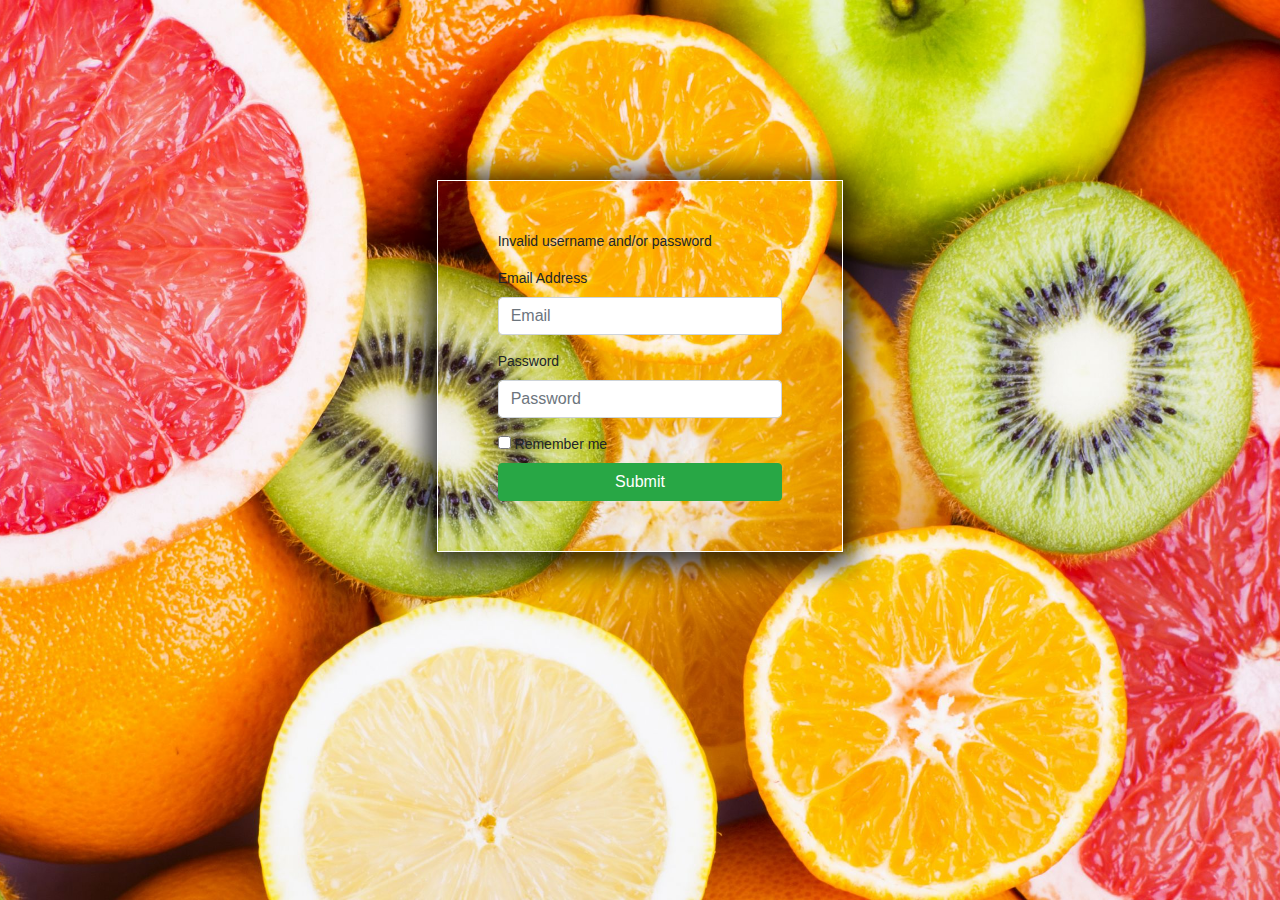
<file: index.html>
<!DOCTYPE html>
<html lang="en">
  <head>
    <meta charset="utf-8">
    <meta http-equiv="X-UA-Compatible" content="IE=edge">
    <meta name="viewport" content="width=device-width, initial-scale=1">
    <!-- The above 3 meta tags *must* come first in the head; any other head content must come *after* these tags -->
    <title>Fruit Shopping</title>

    <!-- Bootstrap -->
    <link href="bootstrap/css/bootstrap.min.css" rel="stylesheet">
    <link href="bootstrap/css/global.css" rel="stylesheet">

    <!-- HTML5 shim and Respond.js for IE8 support of HTML5 elements and media queries -->
    <!-- WARNING: Respond.js doesn't work if you view the page via file:// -->
    <!--[if lt IE 9]>
      <script src="https://oss.maxcdn.com/html5shiv/3.7.3/html5shiv.min.js"></script>
      <script src="https://oss.maxcdn.com/respond/1.4.2/respond.min.js"></script>
    <![endif]-->
  </head>
  <body>
    <div class="cintainer-fluid bg">
        <div class="row">
            <div class="col-md-4 col-sm-4 col-xs-12"></div>
            <div class="col-md-4 col-sm-4 col-xs-12">
                <form class="form-container">
                    <div id="login-error-msg-holder">
                      <p id="login-error-msg">Invalid username <span id="error-msg-second-line">and/or password</span></p>
                    </div>
                    <div class="form-group">
                      <label for="exampleInputEmail1">Email Address</label>
                      <input type="email" class="form-control" id="InputEmail" placeholder="Email">
                    </div>
                    <div class="form-group">
                      <label for="exampleInputPassword1">Password</label>
                      <input type="password" class="form-control" id="InputPassword" placeholder="Password">
                    </div>
                    <div class="checkbox">
                      <label>
                        <input type="checkbox"> Remember me
                      </label>
                    </div>
                    <button type="Log In" class="btn btn-success btn-block" id="login-form" onclick="myFunction()"> Submit</button>
                </form>
            </div>
            <div class="col-md-4 col-sm-4 col-xs-12"></div>
        </div>
    </div>

    <!-- jQuery (necessary for Bootstrap's JavaScript plugins) -->
    <script src="https://ajax.googleapis.com/ajax/libs/jquery/1.12.4/jquery.min.js"></script>
    <!-- Include all compiled plugins (below), or include individual files as needed -->
    <script src="bootstrap/js/bootstrap.min.js"></script>
    <script src="login.js"></script>


  </body>

</html>
</file>
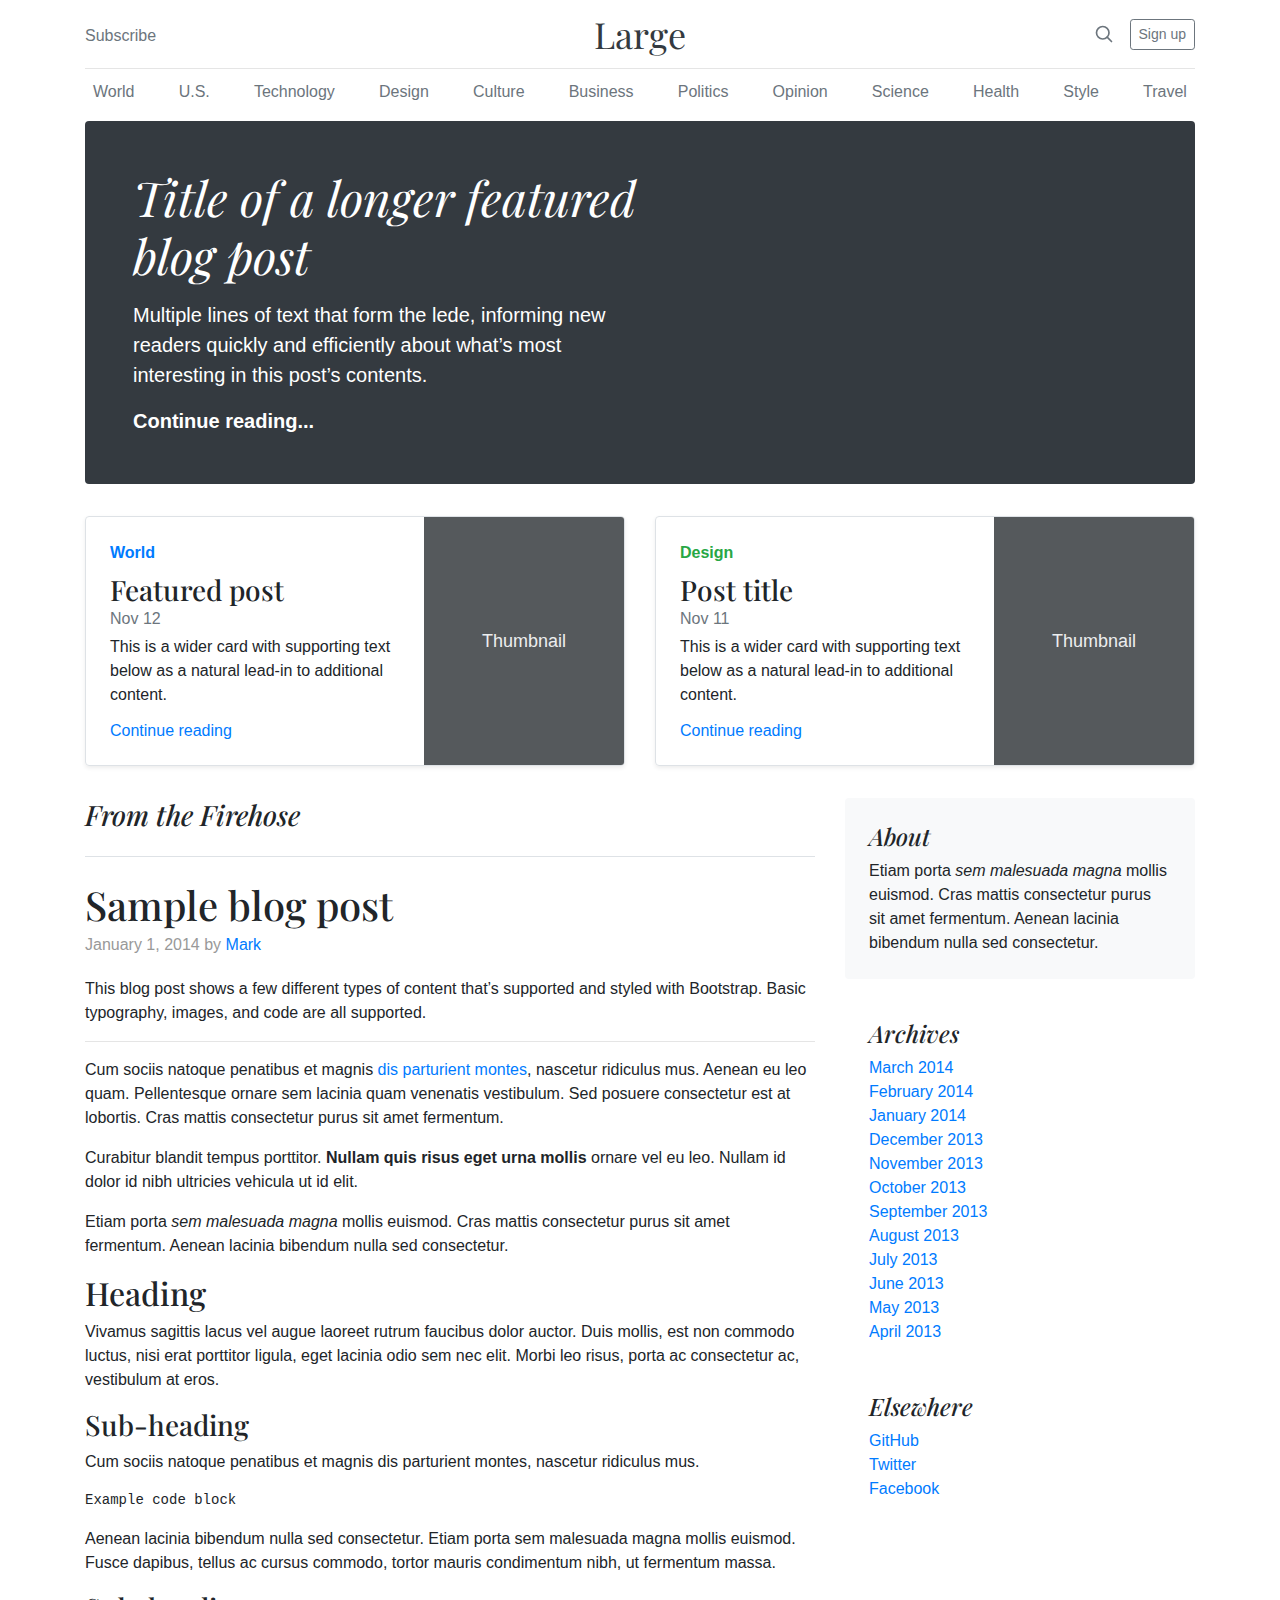
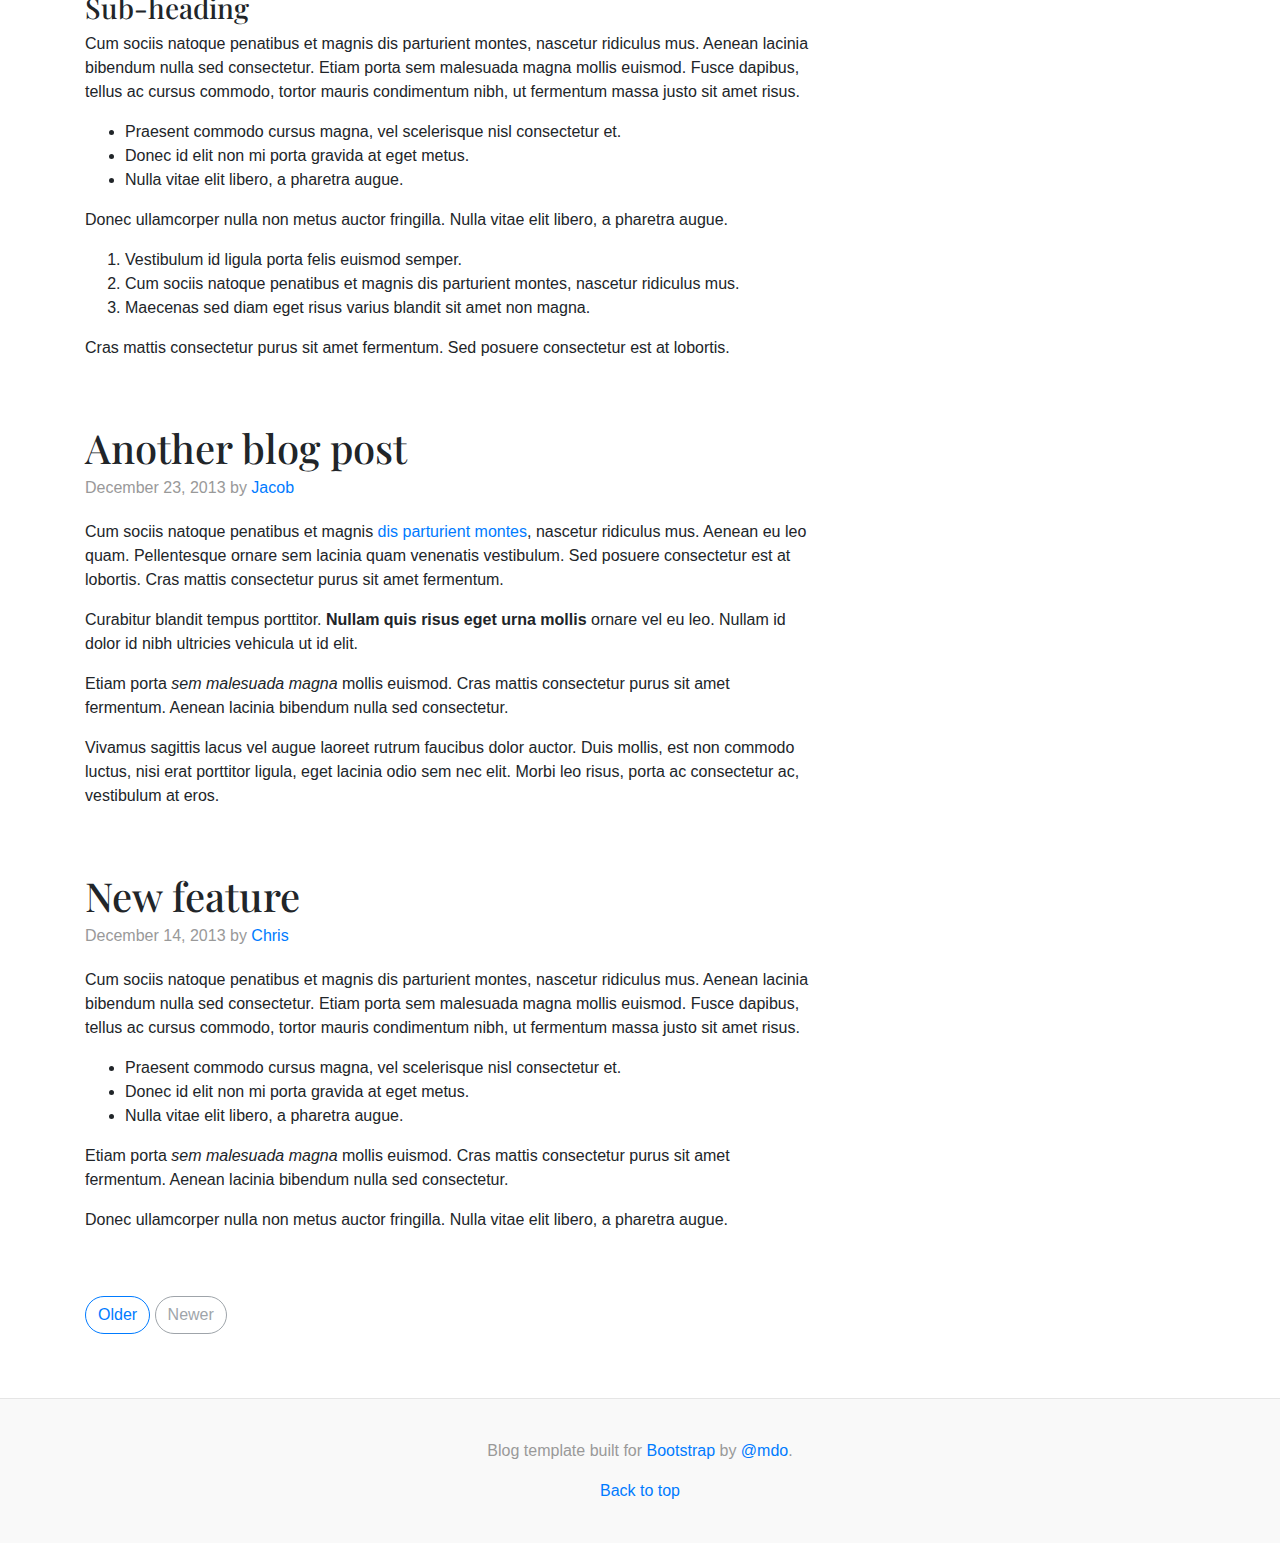
<file: bootstrap-examples/blog/index.html>
<!doctype html>
<html lang="en">
  <head>
    <meta charset="utf-8">
    <meta name="viewport" content="width=device-width, initial-scale=1, shrink-to-fit=no">
    <meta name="description" content="">
    <meta name="author" content="Mark Otto, Jacob Thornton, and Bootstrap contributors">
    <meta name="generator" content="Jekyll v4.1.1">
    <title>Blog Template · Bootstrap</title>

    <link rel="canonical" href="https://getbootstrap.com/docs/4.5/examples/blog/">

    <!-- Bootstrap core CSS -->
<link href="../assets/dist/css/bootstrap.min.css" rel="stylesheet">

    <style>
      .bd-placeholder-img {
        font-size: 1.125rem;
        text-anchor: middle;
        -webkit-user-select: none;
        -moz-user-select: none;
        -ms-user-select: none;
        user-select: none;
      }

      @media (min-width: 768px) {
        .bd-placeholder-img-lg {
          font-size: 3.5rem;
        }
      }
    </style>
    <!-- Custom styles for this template -->
    <link href="https://fonts.googleapis.com/css?family=Playfair+Display:700,900" rel="stylesheet">
    <!-- Custom styles for this template -->
    <link href="blog.css" rel="stylesheet">
  </head>
  <body>
    <div class="container">
  <header class="blog-header py-3">
    <div class="row flex-nowrap justify-content-between align-items-center">
      <div class="col-4 pt-1">
        <a class="text-muted" href="#">Subscribe</a>
      </div>
      <div class="col-4 text-center">
        <a class="blog-header-logo text-dark" href="#">Large</a>
      </div>
      <div class="col-4 d-flex justify-content-end align-items-center">
        <a class="text-muted" href="#" aria-label="Search">
          <svg xmlns="http://www.w3.org/2000/svg" width="20" height="20" fill="none" stroke="currentColor" stroke-linecap="round" stroke-linejoin="round" stroke-width="2" class="mx-3" role="img" viewBox="0 0 24 24" focusable="false"><title>Search</title><circle cx="10.5" cy="10.5" r="7.5"/><path d="M21 21l-5.2-5.2"/></svg>
        </a>
        <a class="btn btn-sm btn-outline-secondary" href="#">Sign up</a>
      </div>
    </div>
  </header>

  <div class="nav-scroller py-1 mb-2">
    <nav class="nav d-flex justify-content-between">
      <a class="p-2 text-muted" href="#">World</a>
      <a class="p-2 text-muted" href="#">U.S.</a>
      <a class="p-2 text-muted" href="#">Technology</a>
      <a class="p-2 text-muted" href="#">Design</a>
      <a class="p-2 text-muted" href="#">Culture</a>
      <a class="p-2 text-muted" href="#">Business</a>
      <a class="p-2 text-muted" href="#">Politics</a>
      <a class="p-2 text-muted" href="#">Opinion</a>
      <a class="p-2 text-muted" href="#">Science</a>
      <a class="p-2 text-muted" href="#">Health</a>
      <a class="p-2 text-muted" href="#">Style</a>
      <a class="p-2 text-muted" href="#">Travel</a>
    </nav>
  </div>

  <div class="jumbotron p-4 p-md-5 text-white rounded bg-dark">
    <div class="col-md-6 px-0">
      <h1 class="display-4 font-italic">Title of a longer featured blog post</h1>
      <p class="lead my-3">Multiple lines of text that form the lede, informing new readers quickly and efficiently about what’s most interesting in this post’s contents.</p>
      <p class="lead mb-0"><a href="#" class="text-white font-weight-bold">Continue reading...</a></p>
    </div>
  </div>

  <div class="row mb-2">
    <div class="col-md-6">
      <div class="row no-gutters border rounded overflow-hidden flex-md-row mb-4 shadow-sm h-md-250 position-relative">
        <div class="col p-4 d-flex flex-column position-static">
          <strong class="d-inline-block mb-2 text-primary">World</strong>
          <h3 class="mb-0">Featured post</h3>
          <div class="mb-1 text-muted">Nov 12</div>
          <p class="card-text mb-auto">This is a wider card with supporting text below as a natural lead-in to additional content.</p>
          <a href="#" class="stretched-link">Continue reading</a>
        </div>
        <div class="col-auto d-none d-lg-block">
          <svg class="bd-placeholder-img" width="200" height="250" xmlns="http://www.w3.org/2000/svg" preserveAspectRatio="xMidYMid slice" focusable="false" role="img" aria-label="Placeholder: Thumbnail"><title>Placeholder</title><rect width="100%" height="100%" fill="#55595c"/><text x="50%" y="50%" fill="#eceeef" dy=".3em">Thumbnail</text></svg>
        </div>
      </div>
    </div>
    <div class="col-md-6">
      <div class="row no-gutters border rounded overflow-hidden flex-md-row mb-4 shadow-sm h-md-250 position-relative">
        <div class="col p-4 d-flex flex-column position-static">
          <strong class="d-inline-block mb-2 text-success">Design</strong>
          <h3 class="mb-0">Post title</h3>
          <div class="mb-1 text-muted">Nov 11</div>
          <p class="mb-auto">This is a wider card with supporting text below as a natural lead-in to additional content.</p>
          <a href="#" class="stretched-link">Continue reading</a>
        </div>
        <div class="col-auto d-none d-lg-block">
          <svg class="bd-placeholder-img" width="200" height="250" xmlns="http://www.w3.org/2000/svg" preserveAspectRatio="xMidYMid slice" focusable="false" role="img" aria-label="Placeholder: Thumbnail"><title>Placeholder</title><rect width="100%" height="100%" fill="#55595c"/><text x="50%" y="50%" fill="#eceeef" dy=".3em">Thumbnail</text></svg>
        </div>
      </div>
    </div>
  </div>
</div>

<main role="main" class="container">
  <div class="row">
    <div class="col-md-8 blog-main">
      <h3 class="pb-4 mb-4 font-italic border-bottom">
        From the Firehose
      </h3>

      <div class="blog-post">
        <h2 class="blog-post-title">Sample blog post</h2>
        <p class="blog-post-meta">January 1, 2014 by <a href="#">Mark</a></p>

        <p>This blog post shows a few different types of content that’s supported and styled with Bootstrap. Basic typography, images, and code are all supported.</p>
        <hr>
        <p>Cum sociis natoque penatibus et magnis <a href="#">dis parturient montes</a>, nascetur ridiculus mus. Aenean eu leo quam. Pellentesque ornare sem lacinia quam venenatis vestibulum. Sed posuere consectetur est at lobortis. Cras mattis consectetur purus sit amet fermentum.</p>
        <blockquote>
          <p>Curabitur blandit tempus porttitor. <strong>Nullam quis risus eget urna mollis</strong> ornare vel eu leo. Nullam id dolor id nibh ultricies vehicula ut id elit.</p>
        </blockquote>
        <p>Etiam porta <em>sem malesuada magna</em> mollis euismod. Cras mattis consectetur purus sit amet fermentum. Aenean lacinia bibendum nulla sed consectetur.</p>
        <h2>Heading</h2>
        <p>Vivamus sagittis lacus vel augue laoreet rutrum faucibus dolor auctor. Duis mollis, est non commodo luctus, nisi erat porttitor ligula, eget lacinia odio sem nec elit. Morbi leo risus, porta ac consectetur ac, vestibulum at eros.</p>
        <h3>Sub-heading</h3>
        <p>Cum sociis natoque penatibus et magnis dis parturient montes, nascetur ridiculus mus.</p>
        <pre><code>Example code block</code></pre>
        <p>Aenean lacinia bibendum nulla sed consectetur. Etiam porta sem malesuada magna mollis euismod. Fusce dapibus, tellus ac cursus commodo, tortor mauris condimentum nibh, ut fermentum massa.</p>
        <h3>Sub-heading</h3>
        <p>Cum sociis natoque penatibus et magnis dis parturient montes, nascetur ridiculus mus. Aenean lacinia bibendum nulla sed consectetur. Etiam porta sem malesuada magna mollis euismod. Fusce dapibus, tellus ac cursus commodo, tortor mauris condimentum nibh, ut fermentum massa justo sit amet risus.</p>
        <ul>
          <li>Praesent commodo cursus magna, vel scelerisque nisl consectetur et.</li>
          <li>Donec id elit non mi porta gravida at eget metus.</li>
          <li>Nulla vitae elit libero, a pharetra augue.</li>
        </ul>
        <p>Donec ullamcorper nulla non metus auctor fringilla. Nulla vitae elit libero, a pharetra augue.</p>
        <ol>
          <li>Vestibulum id ligula porta felis euismod semper.</li>
          <li>Cum sociis natoque penatibus et magnis dis parturient montes, nascetur ridiculus mus.</li>
          <li>Maecenas sed diam eget risus varius blandit sit amet non magna.</li>
        </ol>
        <p>Cras mattis consectetur purus sit amet fermentum. Sed posuere consectetur est at lobortis.</p>
      </div><!-- /.blog-post -->

      <div class="blog-post">
        <h2 class="blog-post-title">Another blog post</h2>
        <p class="blog-post-meta">December 23, 2013 by <a href="#">Jacob</a></p>

        <p>Cum sociis natoque penatibus et magnis <a href="#">dis parturient montes</a>, nascetur ridiculus mus. Aenean eu leo quam. Pellentesque ornare sem lacinia quam venenatis vestibulum. Sed posuere consectetur est at lobortis. Cras mattis consectetur purus sit amet fermentum.</p>
        <blockquote>
          <p>Curabitur blandit tempus porttitor. <strong>Nullam quis risus eget urna mollis</strong> ornare vel eu leo. Nullam id dolor id nibh ultricies vehicula ut id elit.</p>
        </blockquote>
        <p>Etiam porta <em>sem malesuada magna</em> mollis euismod. Cras mattis consectetur purus sit amet fermentum. Aenean lacinia bibendum nulla sed consectetur.</p>
        <p>Vivamus sagittis lacus vel augue laoreet rutrum faucibus dolor auctor. Duis mollis, est non commodo luctus, nisi erat porttitor ligula, eget lacinia odio sem nec elit. Morbi leo risus, porta ac consectetur ac, vestibulum at eros.</p>
      </div><!-- /.blog-post -->

      <div class="blog-post">
        <h2 class="blog-post-title">New feature</h2>
        <p class="blog-post-meta">December 14, 2013 by <a href="#">Chris</a></p>

        <p>Cum sociis natoque penatibus et magnis dis parturient montes, nascetur ridiculus mus. Aenean lacinia bibendum nulla sed consectetur. Etiam porta sem malesuada magna mollis euismod. Fusce dapibus, tellus ac cursus commodo, tortor mauris condimentum nibh, ut fermentum massa justo sit amet risus.</p>
        <ul>
          <li>Praesent commodo cursus magna, vel scelerisque nisl consectetur et.</li>
          <li>Donec id elit non mi porta gravida at eget metus.</li>
          <li>Nulla vitae elit libero, a pharetra augue.</li>
        </ul>
        <p>Etiam porta <em>sem malesuada magna</em> mollis euismod. Cras mattis consectetur purus sit amet fermentum. Aenean lacinia bibendum nulla sed consectetur.</p>
        <p>Donec ullamcorper nulla non metus auctor fringilla. Nulla vitae elit libero, a pharetra augue.</p>
      </div><!-- /.blog-post -->

      <nav class="blog-pagination">
        <a class="btn btn-outline-primary" href="#">Older</a>
        <a class="btn btn-outline-secondary disabled" href="#" tabindex="-1" aria-disabled="true">Newer</a>
      </nav>

    </div><!-- /.blog-main -->

    <aside class="col-md-4 blog-sidebar">
      <div class="p-4 mb-3 bg-light rounded">
        <h4 class="font-italic">About</h4>
        <p class="mb-0">Etiam porta <em>sem malesuada magna</em> mollis euismod. Cras mattis consectetur purus sit amet fermentum. Aenean lacinia bibendum nulla sed consectetur.</p>
      </div>

      <div class="p-4">
        <h4 class="font-italic">Archives</h4>
        <ol class="list-unstyled mb-0">
          <li><a href="#">March 2014</a></li>
          <li><a href="#">February 2014</a></li>
          <li><a href="#">January 2014</a></li>
          <li><a href="#">December 2013</a></li>
          <li><a href="#">November 2013</a></li>
          <li><a href="#">October 2013</a></li>
          <li><a href="#">September 2013</a></li>
          <li><a href="#">August 2013</a></li>
          <li><a href="#">July 2013</a></li>
          <li><a href="#">June 2013</a></li>
          <li><a href="#">May 2013</a></li>
          <li><a href="#">April 2013</a></li>
        </ol>
      </div>

      <div class="p-4">
        <h4 class="font-italic">Elsewhere</h4>
        <ol class="list-unstyled">
          <li><a href="#">GitHub</a></li>
          <li><a href="#">Twitter</a></li>
          <li><a href="#">Facebook</a></li>
        </ol>
      </div>
    </aside><!-- /.blog-sidebar -->

  </div><!-- /.row -->

</main><!-- /.container -->

<footer class="blog-footer">
  <p>Blog template built for <a href="https://getbootstrap.com/">Bootstrap</a> by <a href="https://twitter.com/mdo">@mdo</a>.</p>
  <p>
    <a href="#">Back to top</a>
  </p>
</footer>
</body>
</html>
</file>
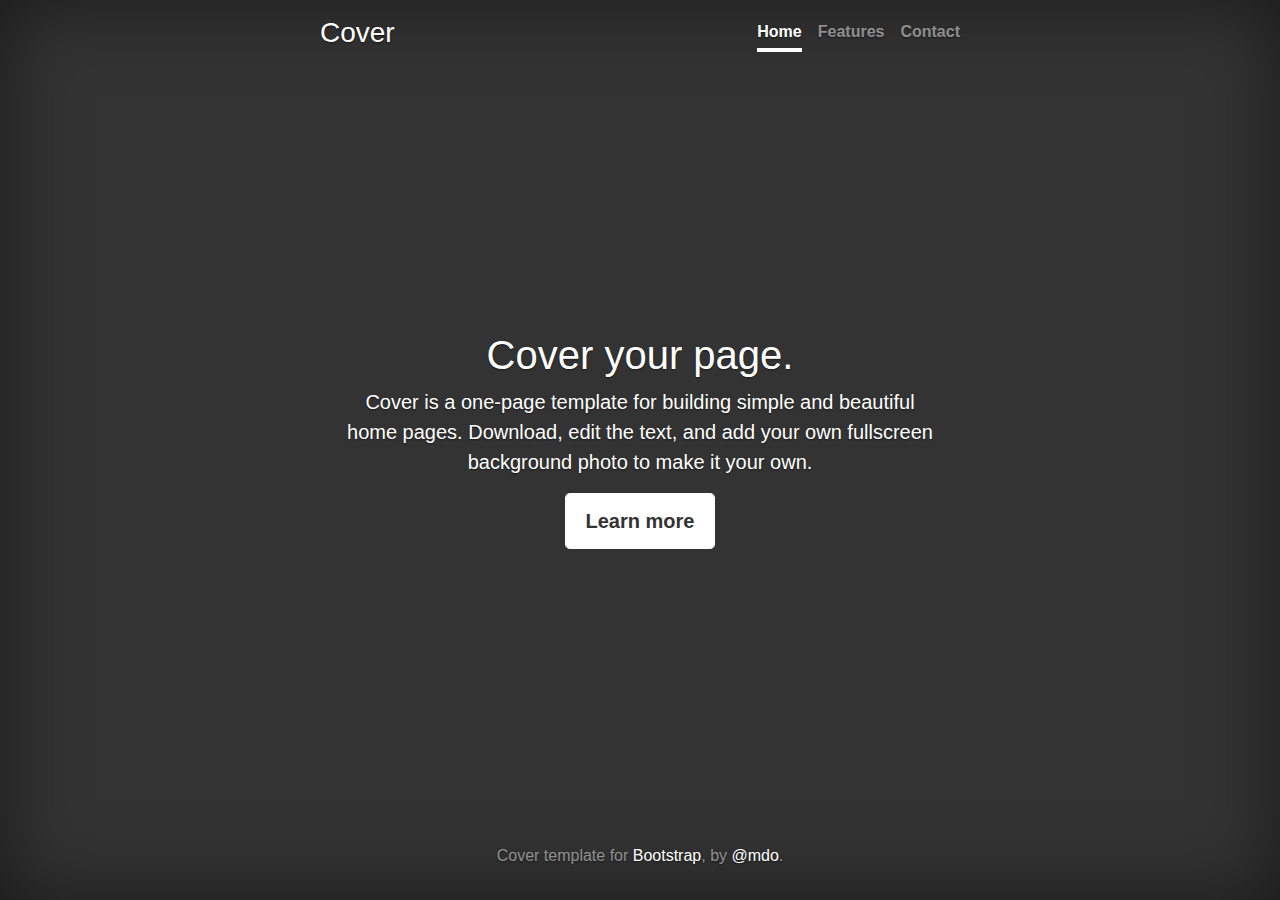
<file: bootstrap-examples/cover/index.html>
<!doctype html>
<html lang="en">
  <head>
    <meta charset="utf-8">
    <meta name="viewport" content="width=device-width, initial-scale=1, shrink-to-fit=no">
    <meta name="description" content="">
    <meta name="author" content="Mark Otto, Jacob Thornton, and Bootstrap contributors">
    <meta name="generator" content="Jekyll v4.1.1">
    <title>Cover Template · Bootstrap</title>

    <link rel="canonical" href="https://getbootstrap.com/docs/4.5/examples/cover/">

    <!-- Bootstrap core CSS -->
<link href="../assets/dist/css/bootstrap.min.css" rel="stylesheet">

    <style>
      .bd-placeholder-img {
        font-size: 1.125rem;
        text-anchor: middle;
        -webkit-user-select: none;
        -moz-user-select: none;
        -ms-user-select: none;
        user-select: none;
      }

      @media (min-width: 768px) {
        .bd-placeholder-img-lg {
          font-size: 3.5rem;
        }
      }
    </style>
    <!-- Custom styles for this template -->
    <link href="cover.css" rel="stylesheet">
  </head>
  <body class="text-center">
    <div class="cover-container d-flex w-100 h-100 p-3 mx-auto flex-column">
  <header class="masthead mb-auto">
    <div class="inner">
      <h3 class="masthead-brand">Cover</h3>
      <nav class="nav nav-masthead justify-content-center">
        <a class="nav-link active" href="#">Home</a>
        <a class="nav-link" href="#">Features</a>
        <a class="nav-link" href="#">Contact</a>
      </nav>
    </div>
  </header>

  <main role="main" class="inner cover">
    <h1 class="cover-heading">Cover your page.</h1>
    <p class="lead">Cover is a one-page template for building simple and beautiful home pages. Download, edit the text, and add your own fullscreen background photo to make it your own.</p>
    <p class="lead">
      <a href="#" class="btn btn-lg btn-secondary">Learn more</a>
    </p>
  </main>

  <footer class="mastfoot mt-auto">
    <div class="inner">
      <p>Cover template for <a href="https://getbootstrap.com/">Bootstrap</a>, by <a href="https://twitter.com/mdo">@mdo</a>.</p>
    </div>
  </footer>
</div>
</body>
</html>
</file>
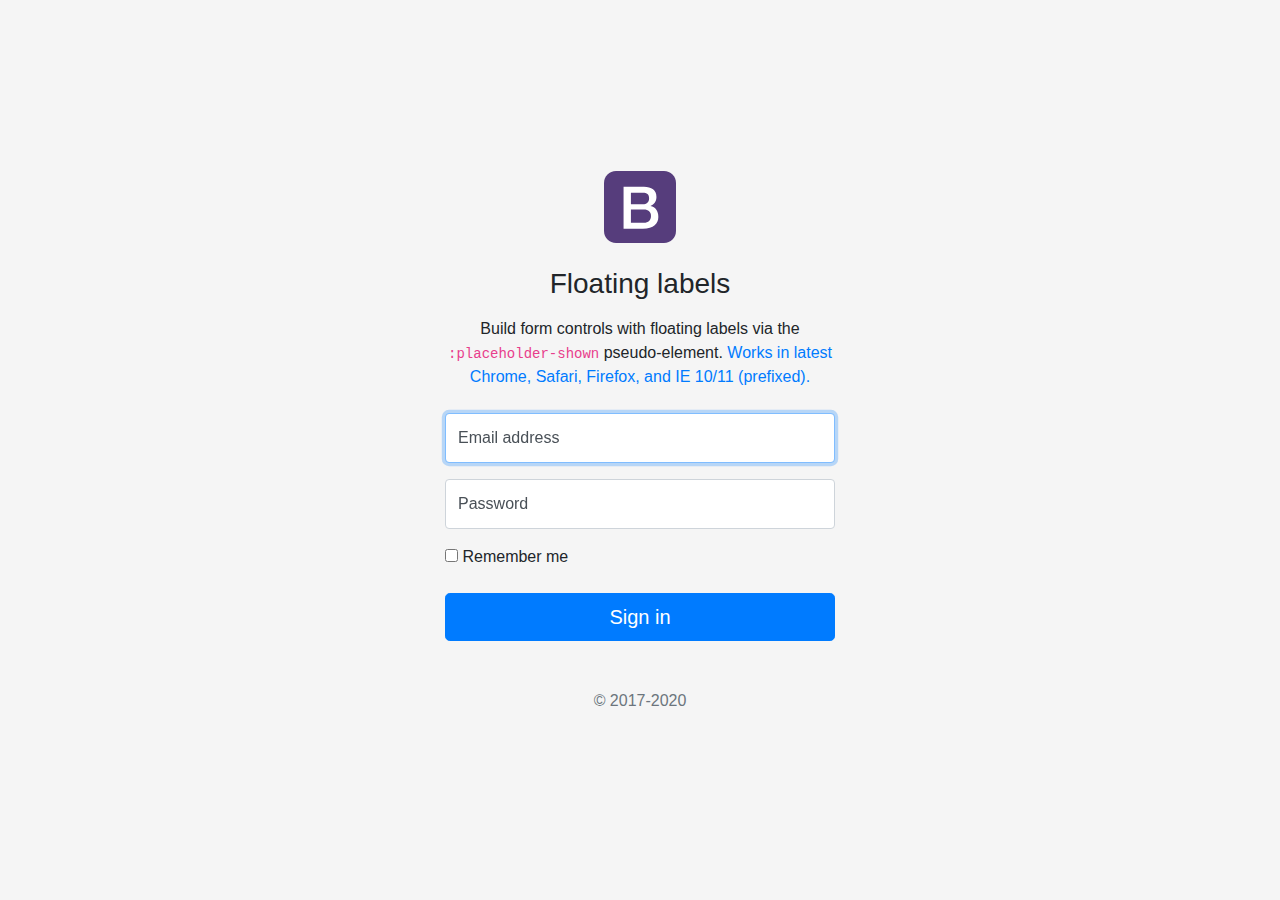
<file: bootstrap-examples/floating-labels/index.html>
<!doctype html>
<html lang="en">
  <head>
    <meta charset="utf-8">
    <meta name="viewport" content="width=device-width, initial-scale=1, shrink-to-fit=no">
    <meta name="description" content="">
    <meta name="author" content="Mark Otto, Jacob Thornton, and Bootstrap contributors">
    <meta name="generator" content="Jekyll v4.1.1">
    <title>Floating labels example · Bootstrap</title>

    <link rel="canonical" href="https://getbootstrap.com/docs/4.5/examples/floating-labels/">

    <!-- Bootstrap core CSS -->
<link href="../assets/dist/css/bootstrap.min.css" rel="stylesheet">

    <style>
      .bd-placeholder-img {
        font-size: 1.125rem;
        text-anchor: middle;
        -webkit-user-select: none;
        -moz-user-select: none;
        -ms-user-select: none;
        user-select: none;
      }

      @media (min-width: 768px) {
        .bd-placeholder-img-lg {
          font-size: 3.5rem;
        }
      }
    </style>
    <!-- Custom styles for this template -->
    <link href="floating-labels.css" rel="stylesheet">
  </head>
  <body>
    <form class="form-signin">
  <div class="text-center mb-4">
    <img class="mb-4" src="../assets/brand/bootstrap-solid.svg" alt="" width="72" height="72">
    <h1 class="h3 mb-3 font-weight-normal">Floating labels</h1>
    <p>Build form controls with floating labels via the <code>:placeholder-shown</code> pseudo-element. <a href="https://caniuse.com/#feat=css-placeholder-shown">Works in latest Chrome, Safari, Firefox, and IE 10/11 (prefixed).</a></p>
  </div>

  <div class="form-label-group">
    <input type="email" id="inputEmail" class="form-control" placeholder="Email address" required autofocus>
    <label for="inputEmail">Email address</label>
  </div>

  <div class="form-label-group">
    <input type="password" id="inputPassword" class="form-control" placeholder="Password" required>
    <label for="inputPassword">Password</label>
  </div>

  <div class="checkbox mb-3">
    <label>
      <input type="checkbox" value="remember-me"> Remember me
    </label>
  </div>
  <button class="btn btn-lg btn-primary btn-block" type="submit">Sign in</button>
  <p class="mt-5 mb-3 text-muted text-center">&copy; 2017-2020</p>
</form>
</body>
</html>
</file>
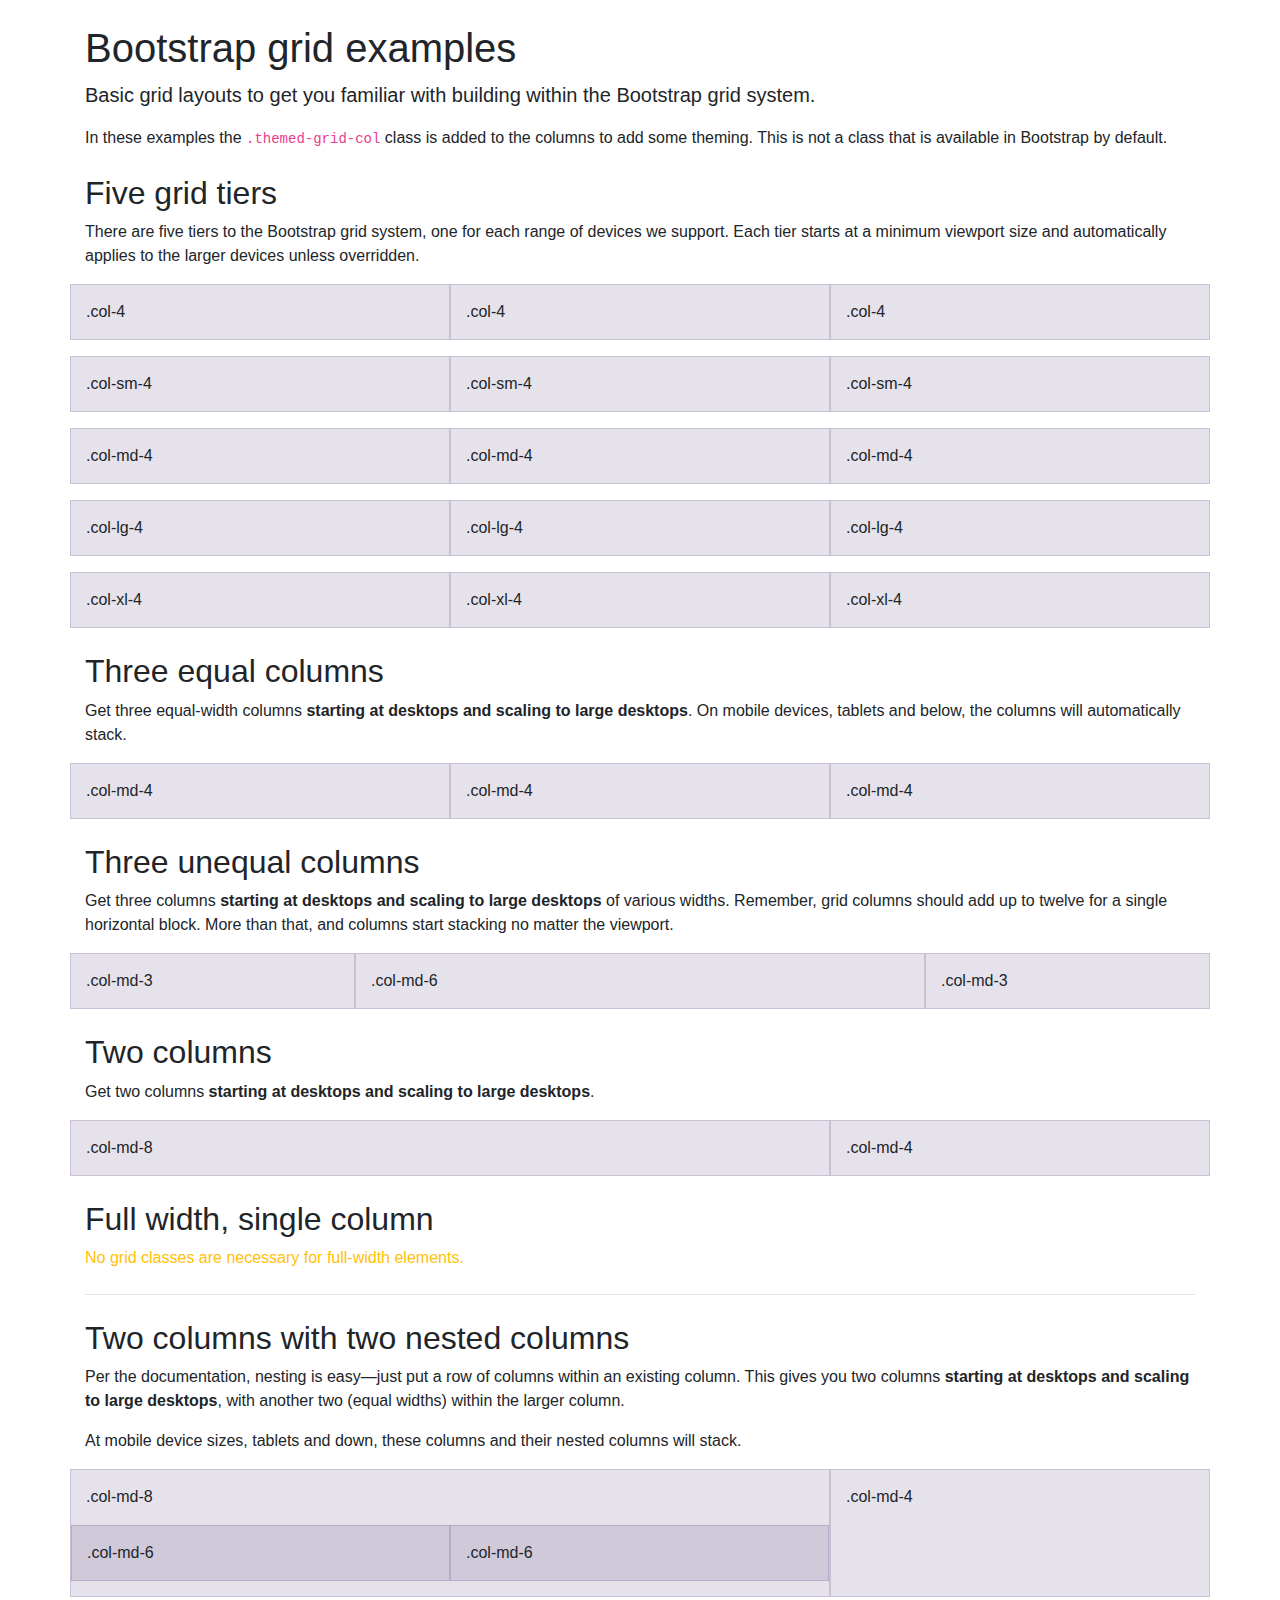
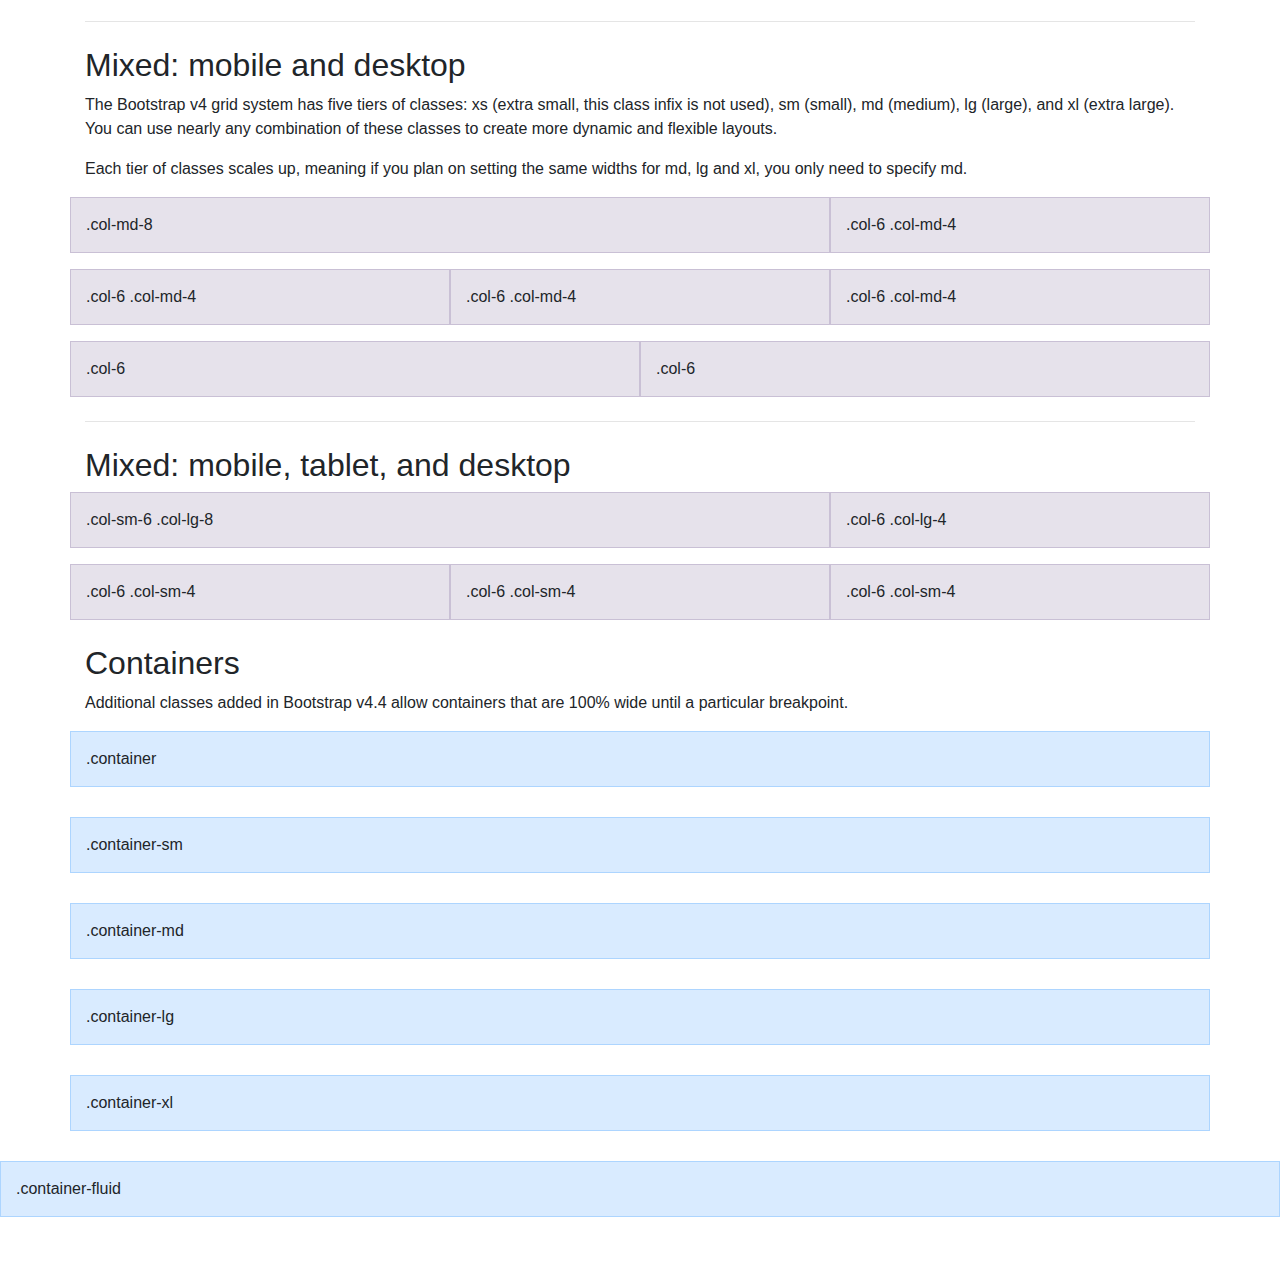
<file: bootstrap-examples/grid/index.html>
<!doctype html>
<html lang="en">
  <head>
    <meta charset="utf-8">
    <meta name="viewport" content="width=device-width, initial-scale=1, shrink-to-fit=no">
    <meta name="description" content="">
    <meta name="author" content="Mark Otto, Jacob Thornton, and Bootstrap contributors">
    <meta name="generator" content="Jekyll v4.1.1">
    <title>Grid Template · Bootstrap</title>

    <link rel="canonical" href="https://getbootstrap.com/docs/4.5/examples/grid/">

    <!-- Bootstrap core CSS -->
<link href="../assets/dist/css/bootstrap.min.css" rel="stylesheet">

    <style>
      .bd-placeholder-img {
        font-size: 1.125rem;
        text-anchor: middle;
        -webkit-user-select: none;
        -moz-user-select: none;
        -ms-user-select: none;
        user-select: none;
      }

      @media (min-width: 768px) {
        .bd-placeholder-img-lg {
          font-size: 3.5rem;
        }
      }
    </style>
    <!-- Custom styles for this template -->
    <link href="grid.css" rel="stylesheet">
  </head>
  <body class="py-4">
    <div class="container">

  <h1>Bootstrap grid examples</h1>
  <p class="lead">Basic grid layouts to get you familiar with building within the Bootstrap grid system.</p>
  <p>In these examples the <code>.themed-grid-col</code> class is added to the columns to add some theming. This is not a class that is available in Bootstrap by default.</p>

  <h2 class="mt-4">Five grid tiers</h2>
  <p>There are five tiers to the Bootstrap grid system, one for each range of devices we support. Each tier starts at a minimum viewport size and automatically applies to the larger devices unless overridden.</p>

  <div class="row mb-3">
    <div class="col-4 themed-grid-col">.col-4</div>
    <div class="col-4 themed-grid-col">.col-4</div>
    <div class="col-4 themed-grid-col">.col-4</div>
  </div>

  <div class="row mb-3">
    <div class="col-sm-4 themed-grid-col">.col-sm-4</div>
    <div class="col-sm-4 themed-grid-col">.col-sm-4</div>
    <div class="col-sm-4 themed-grid-col">.col-sm-4</div>
  </div>

  <div class="row mb-3">
    <div class="col-md-4 themed-grid-col">.col-md-4</div>
    <div class="col-md-4 themed-grid-col">.col-md-4</div>
    <div class="col-md-4 themed-grid-col">.col-md-4</div>
  </div>

  <div class="row mb-3">
    <div class="col-lg-4 themed-grid-col">.col-lg-4</div>
    <div class="col-lg-4 themed-grid-col">.col-lg-4</div>
    <div class="col-lg-4 themed-grid-col">.col-lg-4</div>
  </div>

  <div class="row mb-3">
    <div class="col-xl-4 themed-grid-col">.col-xl-4</div>
    <div class="col-xl-4 themed-grid-col">.col-xl-4</div>
    <div class="col-xl-4 themed-grid-col">.col-xl-4</div>
  </div>

  <h2 class="mt-4">Three equal columns</h2>
  <p>Get three equal-width columns <strong>starting at desktops and scaling to large desktops</strong>. On mobile devices, tablets and below, the columns will automatically stack.</p>
  <div class="row mb-3">
    <div class="col-md-4 themed-grid-col">.col-md-4</div>
    <div class="col-md-4 themed-grid-col">.col-md-4</div>
    <div class="col-md-4 themed-grid-col">.col-md-4</div>
  </div>

  <h2 class="mt-4">Three unequal columns</h2>
  <p>Get three columns <strong>starting at desktops and scaling to large desktops</strong> of various widths. Remember, grid columns should add up to twelve for a single horizontal block. More than that, and columns start stacking no matter the viewport.</p>
  <div class="row mb-3">
    <div class="col-md-3 themed-grid-col">.col-md-3</div>
    <div class="col-md-6 themed-grid-col">.col-md-6</div>
    <div class="col-md-3 themed-grid-col">.col-md-3</div>
  </div>

  <h2 class="mt-4">Two columns</h2>
  <p>Get two columns <strong>starting at desktops and scaling to large desktops</strong>.</p>
  <div class="row mb-3">
    <div class="col-md-8 themed-grid-col">.col-md-8</div>
    <div class="col-md-4 themed-grid-col">.col-md-4</div>
  </div>

  <h2 class="mt-4">Full width, single column</h2>
  <p class="text-warning">
    No grid classes are necessary for full-width elements.
  </p>

  <hr class="my-4">

  <h2 class="mt-4">Two columns with two nested columns</h2>
  <p>Per the documentation, nesting is easy—just put a row of columns within an existing column. This gives you two columns <strong>starting at desktops and scaling to large desktops</strong>, with another two (equal widths) within the larger column.</p>
  <p>At mobile device sizes, tablets and down, these columns and their nested columns will stack.</p>
  <div class="row mb-3">
    <div class="col-md-8 themed-grid-col">
      <div class="pb-3">
        .col-md-8
      </div>
      <div class="row">
        <div class="col-md-6 themed-grid-col">.col-md-6</div>
        <div class="col-md-6 themed-grid-col">.col-md-6</div>
      </div>
    </div>
    <div class="col-md-4 themed-grid-col">.col-md-4</div>
  </div>

  <hr class="my-4">

  <h2 class="mt-4">Mixed: mobile and desktop</h2>
  <p>The Bootstrap v4 grid system has five tiers of classes: xs (extra small, this class infix is not used), sm (small), md (medium), lg (large), and xl (extra large). You can use nearly any combination of these classes to create more dynamic and flexible layouts.</p>
  <p>Each tier of classes scales up, meaning if you plan on setting the same widths for md, lg and xl, you only need to specify md.</p>
  <div class="row mb-3">
    <div class="col-md-8 themed-grid-col">.col-md-8</div>
    <div class="col-6 col-md-4 themed-grid-col">.col-6 .col-md-4</div>
  </div>
  <div class="row mb-3">
    <div class="col-6 col-md-4 themed-grid-col">.col-6 .col-md-4</div>
    <div class="col-6 col-md-4 themed-grid-col">.col-6 .col-md-4</div>
    <div class="col-6 col-md-4 themed-grid-col">.col-6 .col-md-4</div>
  </div>
  <div class="row mb-3">
    <div class="col-6 themed-grid-col">.col-6</div>
    <div class="col-6 themed-grid-col">.col-6</div>
  </div>

  <hr class="my-4">

  <h2 class="mt-4">Mixed: mobile, tablet, and desktop</h2>
  <div class="row mb-3">
    <div class="col-sm-6 col-lg-8 themed-grid-col">.col-sm-6 .col-lg-8</div>
    <div class="col-6 col-lg-4 themed-grid-col">.col-6 .col-lg-4</div>
  </div>
  <div class="row mb-3">
    <div class="col-6 col-sm-4 themed-grid-col">.col-6 .col-sm-4</div>
    <div class="col-6 col-sm-4 themed-grid-col">.col-6 .col-sm-4</div>
    <div class="col-6 col-sm-4 themed-grid-col">.col-6 .col-sm-4</div>
  </div>

</div>

<div class="container" id="containers">
  <h2 class="mt-4">Containers</h2>
  <p>Additional classes added in Bootstrap v4.4 allow containers that are 100% wide until a particular breakpoint.</p>
</div>

<div class="container themed-container">.container</div>
<div class="container-sm themed-container">.container-sm</div>
<div class="container-md themed-container">.container-md</div>
<div class="container-lg themed-container">.container-lg</div>
<div class="container-xl themed-container">.container-xl</div>
<div class="container-fluid themed-container">.container-fluid</div>
</body>
</html>
</file>
<file: bootstrap/css/global.css>
.bg{background:url('../images/homebg.jpg');
    background-repeat: no-repeat; 
    width:100%; 
    height:100vh;
    background-size:cover;
    background-position:center;
}
.form-container{border:1px solid #fff;padding:50px 60px; margin-top:20vh;
    -webkit-box-shadow: -1px 4px 26px 11px rgba(0,0,0,0.75);
    -moz-box-shadow: -1px 4px 26px 11px rgba(0,0,0,0.75);
    box-shadow: -1px 4px 26px 11px rgba(0,0,0,0.75);
}

body {
font-size: .875rem;
}

.feather {
width: 16px;
height: 16px;
vertical-align: text-bottom;
}

/*
* Sidebar
*/

.sidebar {
position: fixed;
top: 0;
bottom: 0;
left: 0;
z-index: 100; /* Behind the navbar */
padding: 48px 0 0; /* Height of navbar */
box-shadow: inset -1px 0 0 rgba(0, 0, 0, .1);
}

@media (max-width: 767.98px) {
.sidebar {
    top: 5rem;
}
}

.sidebar-sticky {
position: relative;
top: 0;
height: calc(100vh - 48px);
padding-top: .5rem;
overflow-x: hidden;
overflow-y: auto; /* Scrollable contents if viewport is shorter than content. */
}

@supports ((position: -webkit-sticky) or (position: sticky)) {
.sidebar-sticky {
    position: -webkit-sticky;
    position: sticky;
}
}

.sidebar .nav-link {
font-weight: 500;
color: #333;
}

.sidebar .nav-link .feather {
margin-right: 4px;
color: #999;
}

.sidebar .nav-link.active {
color: #007bff;
}

.sidebar .nav-link:hover .feather,
.sidebar .nav-link.active .feather {
color: inherit;
}

.sidebar-heading {
font-size: .75rem;
text-transform: uppercase;
}

/*
* Navbar
*/

.navbar-brand {
padding-top: .75rem;
padding-bottom: .75rem;
font-size: 1rem;
background-color: rgba(0, 0, 0, .25);
box-shadow: inset -1px 0 0 rgba(0, 0, 0, .25);
}

.navbar .navbar-toggler {
top: .25rem;
right: 1rem;
}

.navbar .form-control {
padding: .75rem 1rem;
border-width: 0;
border-radius: 0;
}

.form-control-dark {
color: #fff;
background-color: rgba(255, 255, 255, .1);
border-color: rgba(255, 255, 255, .1);
}

.form-control-dark:focus {
border-color: transparent;
box-shadow: 0 0 0 3px rgba(255, 255, 255, .25);
}
</file>
<file: bootstrap-examples/blog/blog.css>
/* stylelint-disable selector-list-comma-newline-after */

.blog-header {
  line-height: 1;
  border-bottom: 1px solid #e5e5e5;
}

.blog-header-logo {
  font-family: "Playfair Display", Georgia, "Times New Roman", serif;
  font-size: 2.25rem;
}

.blog-header-logo:hover {
  text-decoration: none;
}

h1, h2, h3, h4, h5, h6 {
  font-family: "Playfair Display", Georgia, "Times New Roman", serif;
}

.display-4 {
  font-size: 2.5rem;
}
@media (min-width: 768px) {
  .display-4 {
    font-size: 3rem;
  }
}

.nav-scroller {
  position: relative;
  z-index: 2;
  height: 2.75rem;
  overflow-y: hidden;
}

.nav-scroller .nav {
  display: -ms-flexbox;
  display: flex;
  -ms-flex-wrap: nowrap;
  flex-wrap: nowrap;
  padding-bottom: 1rem;
  margin-top: -1px;
  overflow-x: auto;
  text-align: center;
  white-space: nowrap;
  -webkit-overflow-scrolling: touch;
}

.nav-scroller .nav-link {
  padding-top: .75rem;
  padding-bottom: .75rem;
  font-size: .875rem;
}

.card-img-right {
  height: 100%;
  border-radius: 0 3px 3px 0;
}

.flex-auto {
  -ms-flex: 0 0 auto;
  flex: 0 0 auto;
}

.h-250 { height: 250px; }
@media (min-width: 768px) {
  .h-md-250 { height: 250px; }
}

/* Pagination */
.blog-pagination {
  margin-bottom: 4rem;
}
.blog-pagination > .btn {
  border-radius: 2rem;
}

/*
 * Blog posts
 */
.blog-post {
  margin-bottom: 4rem;
}
.blog-post-title {
  margin-bottom: .25rem;
  font-size: 2.5rem;
}
.blog-post-meta {
  margin-bottom: 1.25rem;
  color: #999;
}

/*
 * Footer
 */
.blog-footer {
  padding: 2.5rem 0;
  color: #999;
  text-align: center;
  background-color: #f9f9f9;
  border-top: .05rem solid #e5e5e5;
}
.blog-footer p:last-child {
  margin-bottom: 0;
}
</file>
<file: bootstrap-examples/cover/cover.css>
/*
 * Globals
 */

/* Links */
a,
a:focus,
a:hover {
  color: #fff;
}

/* Custom default button */
.btn-secondary,
.btn-secondary:hover,
.btn-secondary:focus {
  color: #333;
  text-shadow: none; /* Prevent inheritance from `body` */
  background-color: #fff;
  border: .05rem solid #fff;
}


/*
 * Base structure
 */

html,
body {
  height: 100%;
  background-color: #333;
}

body {
  display: -ms-flexbox;
  display: flex;
  color: #fff;
  text-shadow: 0 .05rem .1rem rgba(0, 0, 0, .5);
  box-shadow: inset 0 0 5rem rgba(0, 0, 0, .5);
}

.cover-container {
  max-width: 42em;
}


/*
 * Header
 */
.masthead {
  margin-bottom: 2rem;
}

.masthead-brand {
  margin-bottom: 0;
}

.nav-masthead .nav-link {
  padding: .25rem 0;
  font-weight: 700;
  color: rgba(255, 255, 255, .5);
  background-color: transparent;
  border-bottom: .25rem solid transparent;
}

.nav-masthead .nav-link:hover,
.nav-masthead .nav-link:focus {
  border-bottom-color: rgba(255, 255, 255, .25);
}

.nav-masthead .nav-link + .nav-link {
  margin-left: 1rem;
}

.nav-masthead .active {
  color: #fff;
  border-bottom-color: #fff;
}

@media (min-width: 48em) {
  .masthead-brand {
    float: left;
  }
  .nav-masthead {
    float: right;
  }
}


/*
 * Cover
 */
.cover {
  padding: 0 1.5rem;
}
.cover .btn-lg {
  padding: .75rem 1.25rem;
  font-weight: 700;
}


/*
 * Footer
 */
.mastfoot {
  color: rgba(255, 255, 255, .5);
}
</file>
<file: bootstrap-examples/floating-labels/floating-labels.css>
html,
body {
  height: 100%;
}

body {
  display: -ms-flexbox;
  display: flex;
  -ms-flex-align: center;
  align-items: center;
  padding-top: 40px;
  padding-bottom: 40px;
  background-color: #f5f5f5;
}

.form-signin {
  width: 100%;
  max-width: 420px;
  padding: 15px;
  margin: auto;
}

.form-label-group {
  position: relative;
  margin-bottom: 1rem;
}

.form-label-group input,
.form-label-group label {
  height: 3.125rem;
  padding: .75rem;
}

.form-label-group label {
  position: absolute;
  top: 0;
  left: 0;
  display: block;
  width: 100%;
  margin-bottom: 0; /* Override default `<label>` margin */
  line-height: 1.5;
  color: #495057;
  pointer-events: none;
  cursor: text; /* Match the input under the label */
  border: 1px solid transparent;
  border-radius: .25rem;
  transition: all .1s ease-in-out;
}

.form-label-group input::-webkit-input-placeholder {
  color: transparent;
}

.form-label-group input::-moz-placeholder {
  color: transparent;
}

.form-label-group input:-ms-input-placeholder {
  color: transparent;
}

.form-label-group input::-ms-input-placeholder {
  color: transparent;
}

.form-label-group input::placeholder {
  color: transparent;
}

.form-label-group input:not(:-moz-placeholder-shown) {
  padding-top: 1.25rem;
  padding-bottom: .25rem;
}

.form-label-group input:not(:-ms-input-placeholder) {
  padding-top: 1.25rem;
  padding-bottom: .25rem;
}

.form-label-group input:not(:placeholder-shown) {
  padding-top: 1.25rem;
  padding-bottom: .25rem;
}

.form-label-group input:not(:-moz-placeholder-shown) ~ label {
  padding-top: .25rem;
  padding-bottom: .25rem;
  font-size: 12px;
  color: #777;
}

.form-label-group input:not(:-ms-input-placeholder) ~ label {
  padding-top: .25rem;
  padding-bottom: .25rem;
  font-size: 12px;
  color: #777;
}

.form-label-group input:not(:placeholder-shown) ~ label {
  padding-top: .25rem;
  padding-bottom: .25rem;
  font-size: 12px;
  color: #777;
}

/* Fallback for Edge
-------------------------------------------------- */
@supports (-ms-ime-align: auto) {
  .form-label-group {
    display: -ms-flexbox;
    display: flex;
    -ms-flex-direction: column-reverse;
    flex-direction: column-reverse;
  }

  .form-label-group label {
    position: static;
  }

  .form-label-group input::-ms-input-placeholder {
    color: #777;
  }
}
</file>
<file: bootstrap-examples/grid/grid.css>
.themed-grid-col {
  padding-top: 15px;
  padding-bottom: 15px;
  background-color: rgba(86, 61, 124, .15);
  border: 1px solid rgba(86, 61, 124, .2);
}

.themed-container {
  padding: 15px;
  margin-bottom: 30px;
  background-color: rgba(0, 123, 255, .15);
  border: 1px solid rgba(0, 123, 255, .2);
}
</file>
